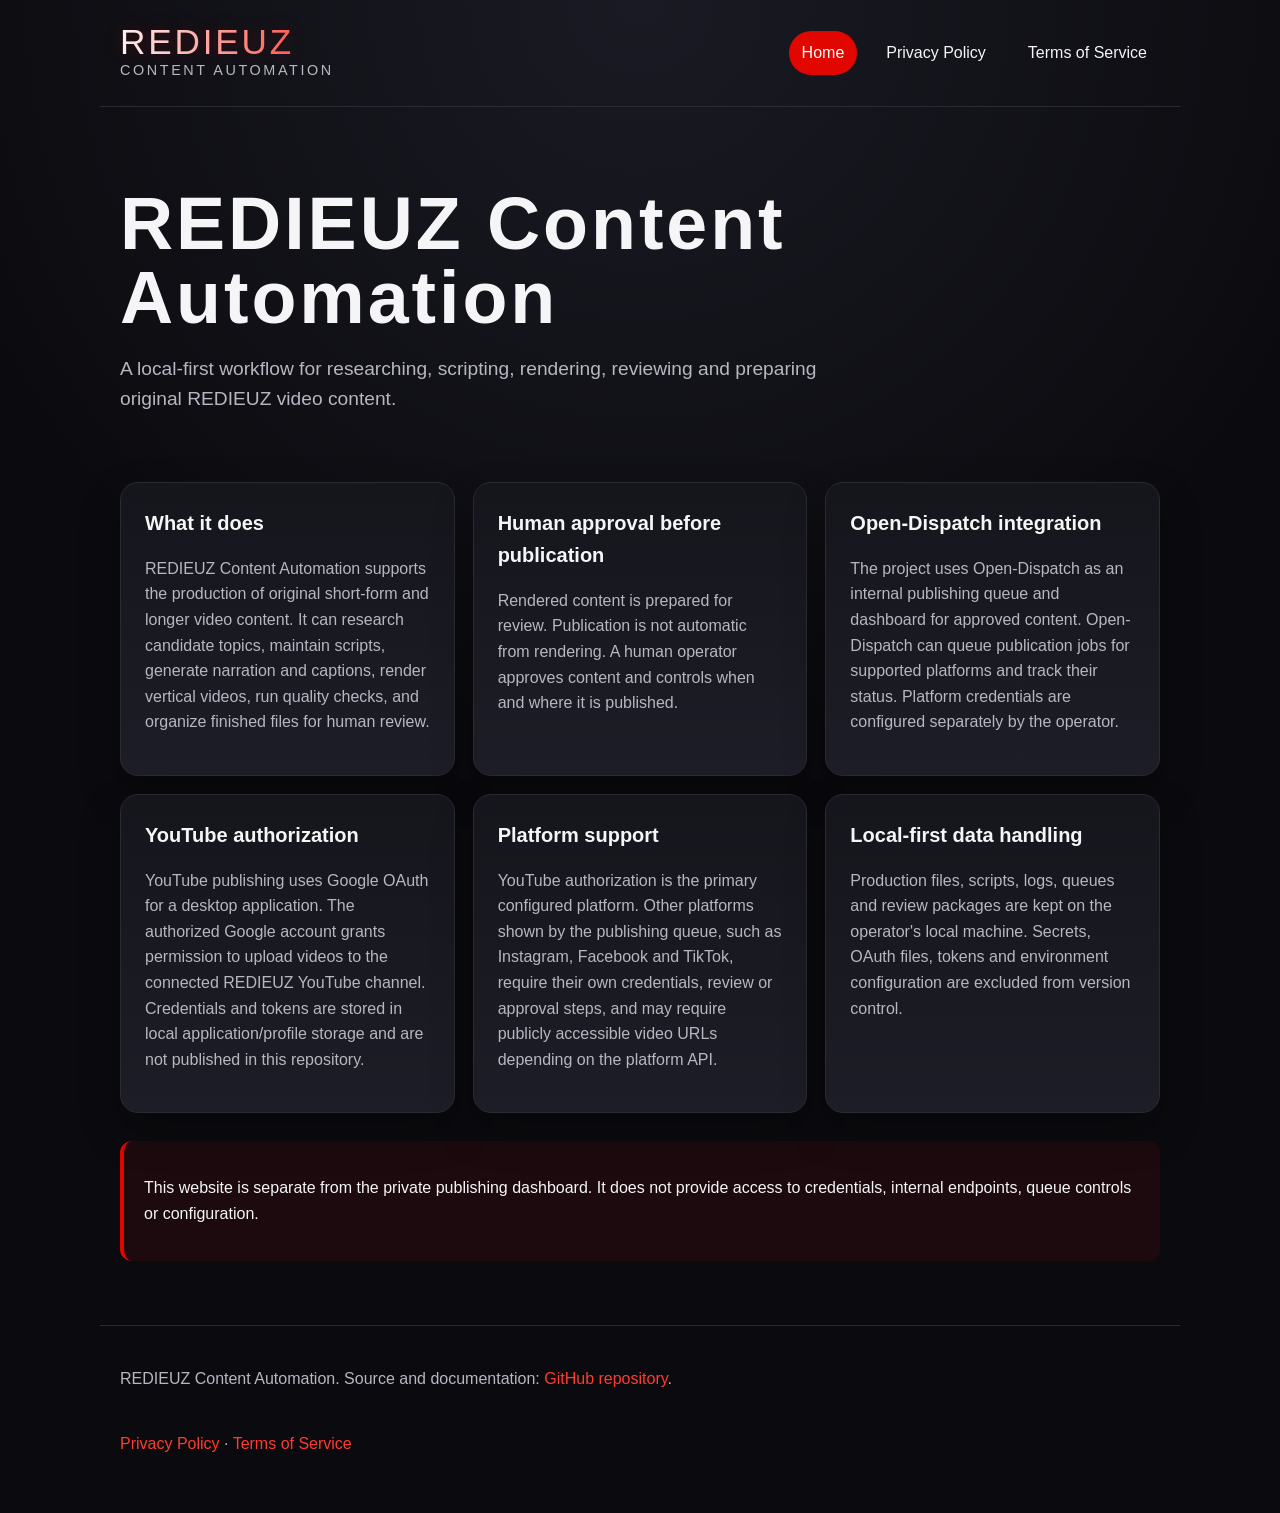
<file: docs/index.html>
<!DOCTYPE html>
<html lang="en">
<head>
  <meta charset="utf-8">
  <meta name="viewport" content="width=device-width, initial-scale=1">
  <title>REDIEUZ Content Automation</title>
  <meta name="description" content="REDIEUZ Content Automation is a local-first system for researching, scripting, rendering, reviewing and preparing original REDIEUZ video content.">
  <link rel="stylesheet" href="assets/style.css">
</head>
<body>
  <header class="site-header">
    <div class="brand">
      <span class="brand-mark">REDIEUZ</span>
      <span class="brand-subtitle">Content Automation</span>
    </div>
    <nav class="site-nav" aria-label="Primary">
      <a href="index.html" aria-current="page">Home</a>
      <a href="privacy.html">Privacy Policy</a>
      <a href="terms.html">Terms of Service</a>
    </nav>
  </header>

  <main>
    <section class="hero">
      <h1>REDIEUZ Content Automation</h1>
      <p class="lead">A local-first workflow for researching, scripting, rendering, reviewing and preparing original REDIEUZ video content.</p>
    </section>

    <section class="card-grid">
      <article class="card">
        <h2>What it does</h2>
        <p>REDIEUZ Content Automation supports the production of original short-form and longer video content. It can research candidate topics, maintain scripts, generate narration and captions, render vertical videos, run quality checks, and organize finished files for human review.</p>
      </article>

      <article class="card">
        <h2>Human approval before publication</h2>
        <p>Rendered content is prepared for review. Publication is not automatic from rendering. A human operator approves content and controls when and where it is published.</p>
      </article>

      <article class="card">
        <h2>Open-Dispatch integration</h2>
        <p>The project uses Open-Dispatch as an internal publishing queue and dashboard for approved content. Open-Dispatch can queue publication jobs for supported platforms and track their status. Platform credentials are configured separately by the operator.</p>
      </article>

      <article class="card">
        <h2>YouTube authorization</h2>
        <p>YouTube publishing uses Google OAuth for a desktop application. The authorized Google account grants permission to upload videos to the connected REDIEUZ YouTube channel. Credentials and tokens are stored in local application/profile storage and are not published in this repository.</p>
      </article>

      <article class="card">
        <h2>Platform support</h2>
        <p>YouTube authorization is the primary configured platform. Other platforms shown by the publishing queue, such as Instagram, Facebook and TikTok, require their own credentials, review or approval steps, and may require publicly accessible video URLs depending on the platform API.</p>
      </article>

      <article class="card">
        <h2>Local-first data handling</h2>
        <p>Production files, scripts, logs, queues and review packages are kept on the operator's local machine. Secrets, OAuth files, tokens and environment configuration are excluded from version control.</p>
      </article>
    </section>

    <section class="note">
      <p>This website is separate from the private publishing dashboard. It does not provide access to credentials, internal endpoints, queue controls or configuration.</p>
    </section>
  </main>

  <footer class="site-footer">
    <p>REDIEUZ Content Automation. Source and documentation: <a href="https://github.com/ueiider/REDIEU-Z-Content-Automation">GitHub repository</a>.</p>
    <p><a href="privacy.html">Privacy Policy</a> · <a href="terms.html">Terms of Service</a></p>
  </footer>
</body>
</html>
</file>
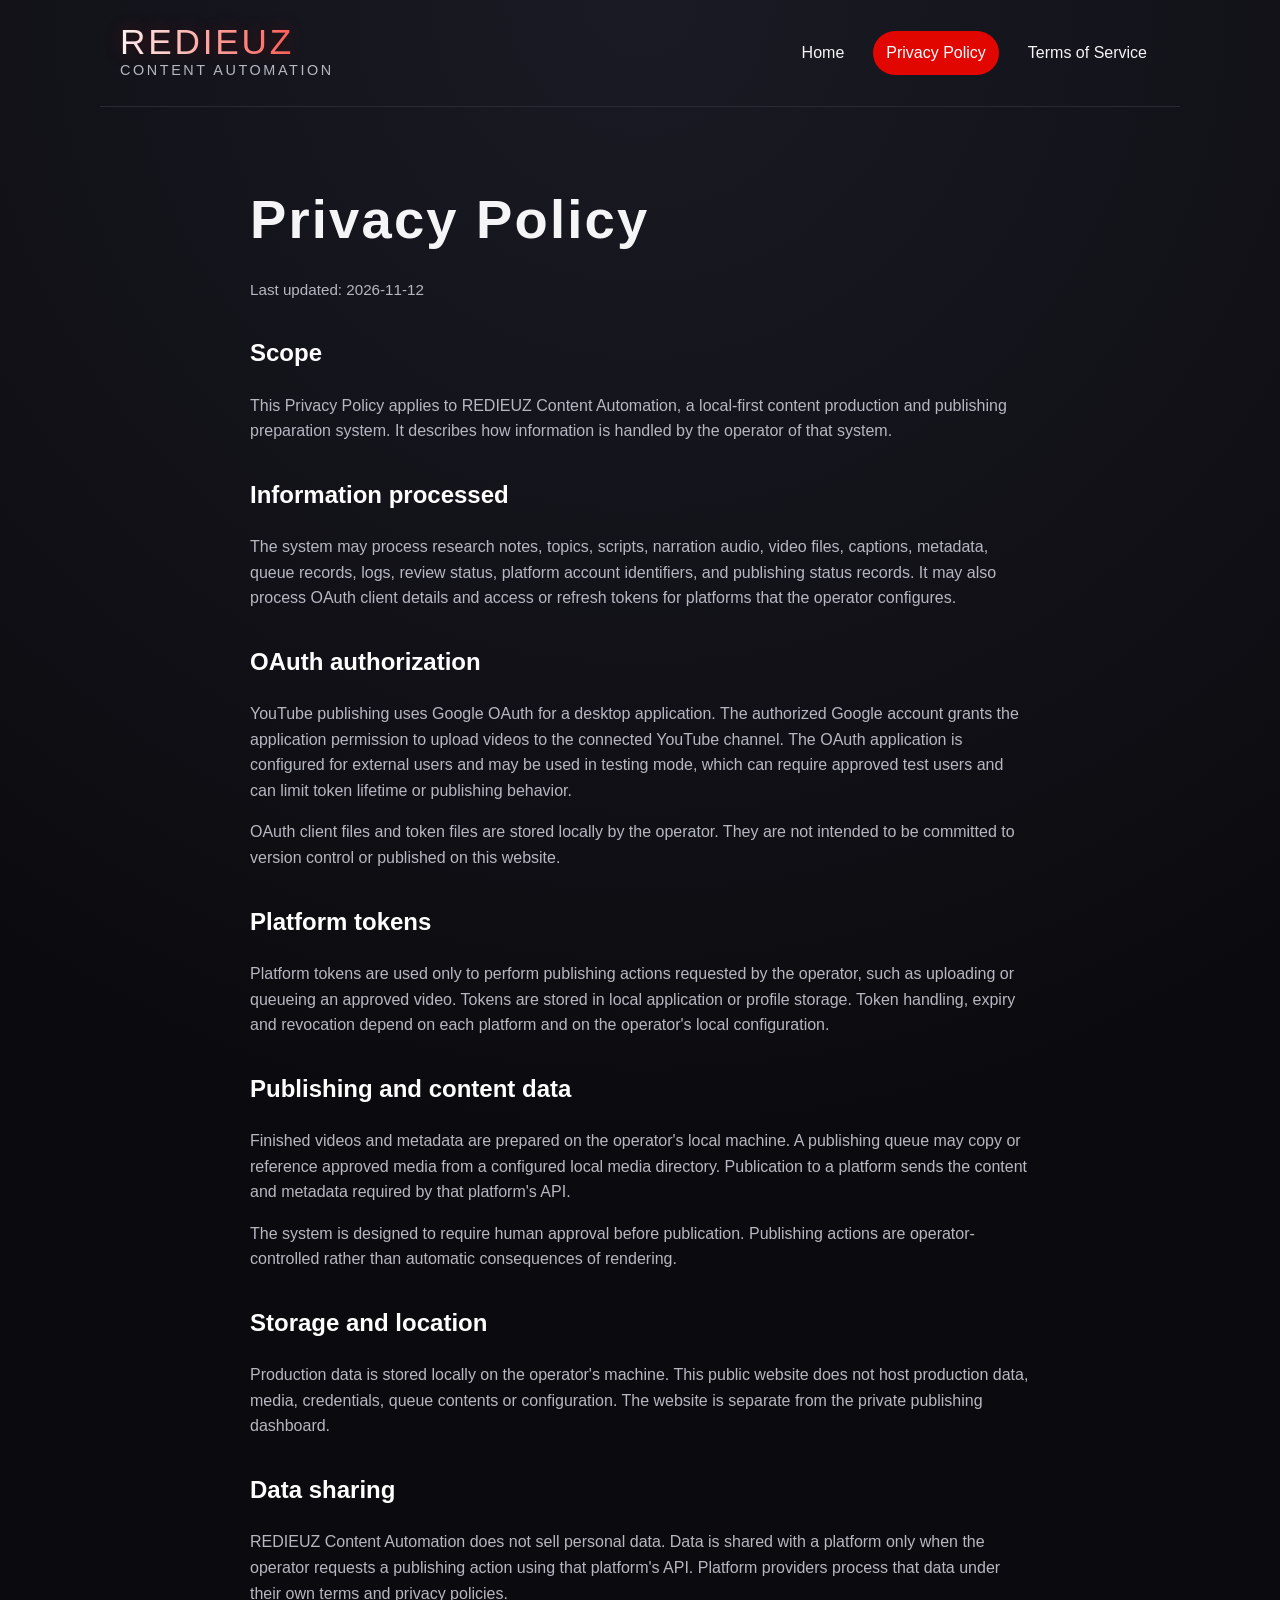
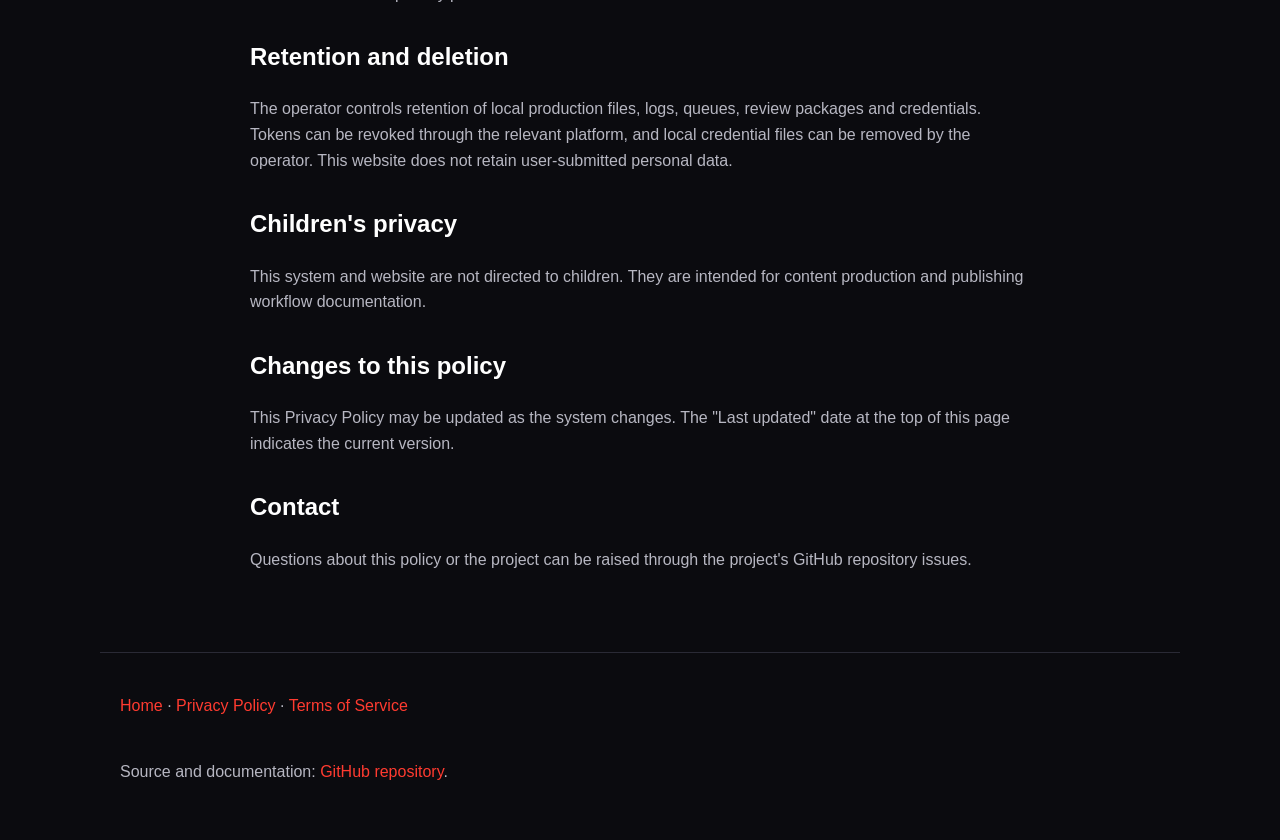
<file: docs/privacy.html>
<!DOCTYPE html>
<html lang="en">
<head>
  <meta charset="utf-8">
  <meta name="viewport" content="width=device-width, initial-scale=1">
  <title>Privacy Policy — REDIEUZ Content Automation</title>
  <meta name="description" content="Privacy Policy for REDIEUZ Content Automation.">
  <link rel="stylesheet" href="assets/style.css">
</head>
<body>
  <header class="site-header">
    <div class="brand">
      <span class="brand-mark">REDIEUZ</span>
      <span class="brand-subtitle">Content Automation</span>
    </div>
    <nav class="site-nav" aria-label="Primary">
      <a href="index.html">Home</a>
      <a href="privacy.html" aria-current="page">Privacy Policy</a>
      <a href="terms.html">Terms of Service</a>
    </nav>
  </header>

  <main class="prose">
    <h1>Privacy Policy</h1>
    <p class="meta">Last updated: 2026-11-12</p>

    <h2>Scope</h2>
    <p>This Privacy Policy applies to REDIEUZ Content Automation, a local-first content production and publishing preparation system. It describes how information is handled by the operator of that system.</p>

    <h2>Information processed</h2>
    <p>The system may process research notes, topics, scripts, narration audio, video files, captions, metadata, queue records, logs, review status, platform account identifiers, and publishing status records. It may also process OAuth client details and access or refresh tokens for platforms that the operator configures.</p>

    <h2>OAuth authorization</h2>
    <p>YouTube publishing uses Google OAuth for a desktop application. The authorized Google account grants the application permission to upload videos to the connected YouTube channel. The OAuth application is configured for external users and may be used in testing mode, which can require approved test users and can limit token lifetime or publishing behavior.</p>
    <p>OAuth client files and token files are stored locally by the operator. They are not intended to be committed to version control or published on this website.</p>

    <h2>Platform tokens</h2>
    <p>Platform tokens are used only to perform publishing actions requested by the operator, such as uploading or queueing an approved video. Tokens are stored in local application or profile storage. Token handling, expiry and revocation depend on each platform and on the operator's local configuration.</p>

    <h2>Publishing and content data</h2>
    <p>Finished videos and metadata are prepared on the operator's local machine. A publishing queue may copy or reference approved media from a configured local media directory. Publication to a platform sends the content and metadata required by that platform's API.</p>
    <p>The system is designed to require human approval before publication. Publishing actions are operator-controlled rather than automatic consequences of rendering.</p>

    <h2>Storage and location</h2>
    <p>Production data is stored locally on the operator's machine. This public website does not host production data, media, credentials, queue contents or configuration. The website is separate from the private publishing dashboard.</p>

    <h2>Data sharing</h2>
    <p>REDIEUZ Content Automation does not sell personal data. Data is shared with a platform only when the operator requests a publishing action using that platform's API. Platform providers process that data under their own terms and privacy policies.</p>

    <h2>Retention and deletion</h2>
    <p>The operator controls retention of local production files, logs, queues, review packages and credentials. Tokens can be revoked through the relevant platform, and local credential files can be removed by the operator. This website does not retain user-submitted personal data.</p>

    <h2>Children's privacy</h2>
    <p>This system and website are not directed to children. They are intended for content production and publishing workflow documentation.</p>

    <h2>Changes to this policy</h2>
    <p>This Privacy Policy may be updated as the system changes. The "Last updated" date at the top of this page indicates the current version.</p>

    <h2>Contact</h2>
    <p>Questions about this policy or the project can be raised through the project's GitHub repository issues.</p>
  </main>

  <footer class="site-footer">
    <p><a href="index.html">Home</a> · <a href="privacy.html">Privacy Policy</a> · <a href="terms.html">Terms of Service</a></p>
    <p>Source and documentation: <a href="https://github.com/ueiider/REDIEU-Z-Content-Automation">GitHub repository</a>.</p>
  </footer>
</body>
</html>
</file>
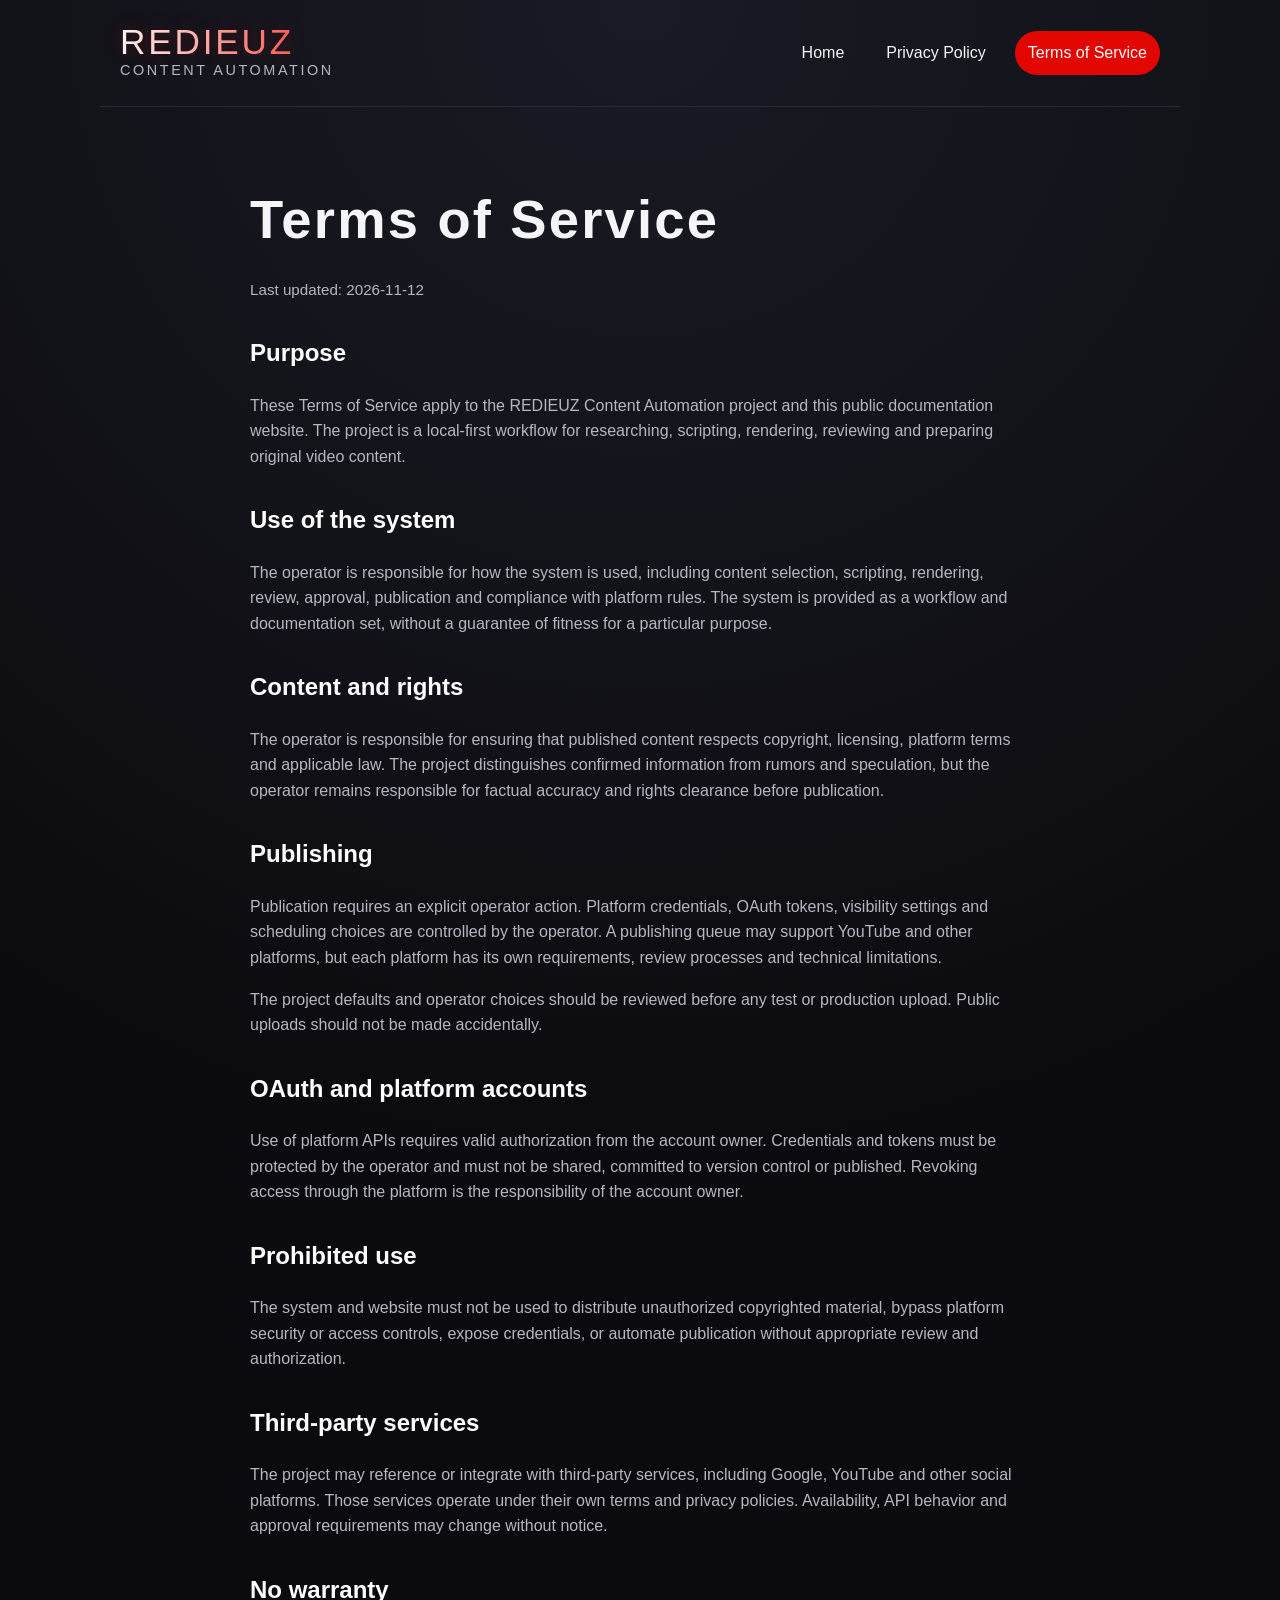
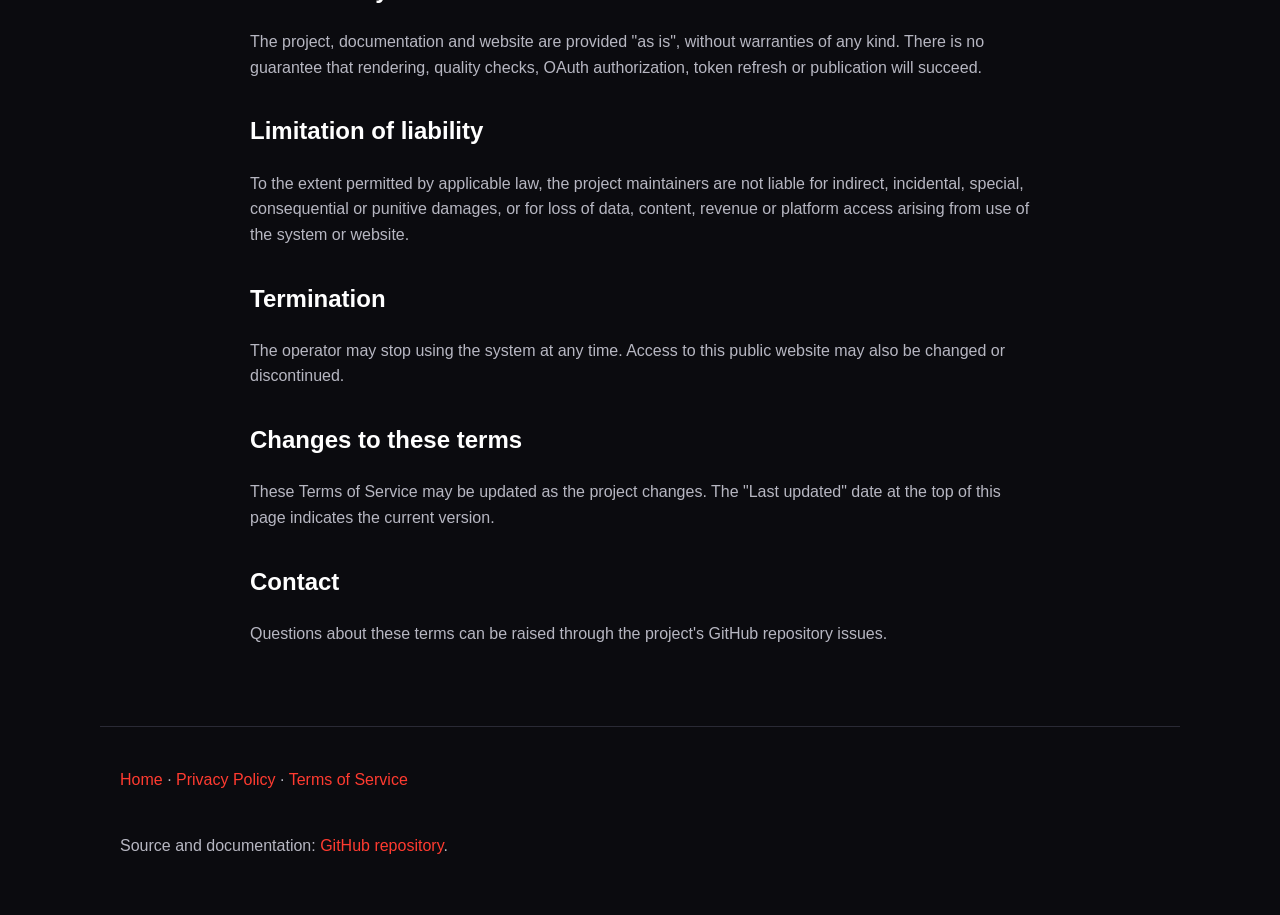
<file: docs/terms.html>
<!DOCTYPE html>
<html lang="en">
<head>
  <meta charset="utf-8">
  <meta name="viewport" content="width=device-width, initial-scale=1">
  <title>Terms of Service — REDIEUZ Content Automation</title>
  <meta name="description" content="Terms of Service for REDIEUZ Content Automation.">
  <link rel="stylesheet" href="assets/style.css">
</head>
<body>
  <header class="site-header">
    <div class="brand">
      <span class="brand-mark">REDIEUZ</span>
      <span class="brand-subtitle">Content Automation</span>
    </div>
    <nav class="site-nav" aria-label="Primary">
      <a href="index.html">Home</a>
      <a href="privacy.html">Privacy Policy</a>
      <a href="terms.html" aria-current="page">Terms of Service</a>
    </nav>
  </header>

  <main class="prose">
    <h1>Terms of Service</h1>
    <p class="meta">Last updated: 2026-11-12</p>

    <h2>Purpose</h2>
    <p>These Terms of Service apply to the REDIEUZ Content Automation project and this public documentation website. The project is a local-first workflow for researching, scripting, rendering, reviewing and preparing original video content.</p>

    <h2>Use of the system</h2>
    <p>The operator is responsible for how the system is used, including content selection, scripting, rendering, review, approval, publication and compliance with platform rules. The system is provided as a workflow and documentation set, without a guarantee of fitness for a particular purpose.</p>

    <h2>Content and rights</h2>
    <p>The operator is responsible for ensuring that published content respects copyright, licensing, platform terms and applicable law. The project distinguishes confirmed information from rumors and speculation, but the operator remains responsible for factual accuracy and rights clearance before publication.</p>

    <h2>Publishing</h2>
    <p>Publication requires an explicit operator action. Platform credentials, OAuth tokens, visibility settings and scheduling choices are controlled by the operator. A publishing queue may support YouTube and other platforms, but each platform has its own requirements, review processes and technical limitations.</p>
    <p>The project defaults and operator choices should be reviewed before any test or production upload. Public uploads should not be made accidentally.</p>

    <h2>OAuth and platform accounts</h2>
    <p>Use of platform APIs requires valid authorization from the account owner. Credentials and tokens must be protected by the operator and must not be shared, committed to version control or published. Revoking access through the platform is the responsibility of the account owner.</p>

    <h2>Prohibited use</h2>
    <p>The system and website must not be used to distribute unauthorized copyrighted material, bypass platform security or access controls, expose credentials, or automate publication without appropriate review and authorization.</p>

    <h2>Third-party services</h2>
    <p>The project may reference or integrate with third-party services, including Google, YouTube and other social platforms. Those services operate under their own terms and privacy policies. Availability, API behavior and approval requirements may change without notice.</p>

    <h2>No warranty</h2>
    <p>The project, documentation and website are provided "as is", without warranties of any kind. There is no guarantee that rendering, quality checks, OAuth authorization, token refresh or publication will succeed.</p>

    <h2>Limitation of liability</h2>
    <p>To the extent permitted by applicable law, the project maintainers are not liable for indirect, incidental, special, consequential or punitive damages, or for loss of data, content, revenue or platform access arising from use of the system or website.</p>

    <h2>Termination</h2>
    <p>The operator may stop using the system at any time. Access to this public website may also be changed or discontinued.</p>

    <h2>Changes to these terms</h2>
    <p>These Terms of Service may be updated as the project changes. The "Last updated" date at the top of this page indicates the current version.</p>

    <h2>Contact</h2>
    <p>Questions about these terms can be raised through the project's GitHub repository issues.</p>
  </main>

  <footer class="site-footer">
    <p><a href="index.html">Home</a> · <a href="privacy.html">Privacy Policy</a> · <a href="terms.html">Terms of Service</a></p>
    <p>Source and documentation: <a href="https://github.com/ueiider/REDIEU-Z-Content-Automation">GitHub repository</a>.</p>
  </footer>
</body>
</html>
</file>
<file: docs/assets/style.css>
:root {
  --bg: #0b0b0f;
  --panel: #15151c;
  --panel-2: #1d1d27;
  --text: #f5f5f7;
  --muted: #b7b7c2;
  --accent: #e10600;
  --accent-2: #ff3b30;
  --border: #2a2a35;
  --max: 1080px;
}

* { box-sizing: border-box; }

html { scroll-behavior: smooth; }

body {
  margin: 0;
  font-family: "Segoe UI", "Helvetica Neue", Arial, sans-serif;
  background: radial-gradient(circle at top, #1a1a24 0%, var(--bg) 45%);
  color: var(--text);
  line-height: 1.6;
}

a {
  color: var(--accent-2);
  text-decoration: none;
}

a:hover { text-decoration: underline; }

.site-header {
  max-width: var(--max);
  margin: 0 auto;
  padding: 24px 20px;
  display: flex;
  align-items: center;
  justify-content: space-between;
  gap: 16px;
  flex-wrap: wrap;
  border-bottom: 1px solid var(--border);
}

.brand { display: flex; flex-direction: column; }

.brand-mark {
  font-family: Impact, "Arial Narrow", sans-serif;
  font-size: 2.2rem;
  letter-spacing: 0.08em;
  line-height: 1;
  background: linear-gradient(90deg, #ffffff 0%, #ff3b30 100%);
  -webkit-background-clip: text;
  background-clip: text;
  color: transparent;
  text-shadow: 0 0 18px rgba(225, 6, 0, 0.25);
}

.brand-subtitle {
  color: var(--muted);
  font-size: 0.9rem;
  letter-spacing: 0.18em;
  text-transform: uppercase;
}

.site-nav {
  display: flex;
  gap: 16px;
  flex-wrap: wrap;
}

.site-nav a {
  color: var(--text);
  padding: 8px 12px;
  border-radius: 999px;
  border: 1px solid transparent;
}

.site-nav a:hover {
  border-color: var(--border);
  background: var(--panel);
  text-decoration: none;
}

.site-nav a[aria-current="page"] {
  background: var(--accent);
  color: #ffffff;
}

main {
  max-width: var(--max);
  margin: 0 auto;
  padding: 32px 20px 64px;
}

.hero {
  padding: 48px 0 24px;
}

.hero h1 {
  font-family: Impact, "Arial Narrow", sans-serif;
  font-size: clamp(2.4rem, 6vw, 4.6rem);
  line-height: 1;
  letter-spacing: 0.04em;
  margin: 0 0 16px;
}

.lead {
  font-size: 1.2rem;
  color: var(--muted);
  max-width: 760px;
}

.card-grid {
  display: grid;
  grid-template-columns: repeat(auto-fit, minmax(280px, 1fr));
  gap: 18px;
  margin-top: 24px;
}

.card {
  background: linear-gradient(180deg, var(--panel) 0%, var(--panel-2) 100%);
  border: 1px solid var(--border);
  border-radius: 18px;
  padding: 24px;
  box-shadow: 0 18px 40px rgba(0, 0, 0, 0.28);
}

.card h2 {
  margin-top: 0;
  font-size: 1.25rem;
}

.card p { color: var(--muted); }

.note {
  margin-top: 28px;
  padding: 18px 20px;
  border-left: 4px solid var(--accent);
  background: rgba(225, 6, 0, 0.08);
  border-radius: 12px;
  color: var(--text);
}

.prose {
  max-width: 820px;
}

.prose h1 {
  font-family: Impact, "Arial Narrow", sans-serif;
  letter-spacing: 0.04em;
  font-size: clamp(2rem, 5vw, 3.4rem);
  margin-bottom: 8px;
}

.prose h2 {
  margin-top: 32px;
  color: #ffffff;
}

.prose p, .prose li {
  color: var(--muted);
}

.meta {
  color: var(--muted);
  font-size: 0.95rem;
}

.site-footer {
  max-width: var(--max);
  margin: 0 auto;
  padding: 24px 20px 40px;
  border-top: 1px solid var(--border);
  color: var(--muted);
  display: flex;
  flex-direction: column;
  gap: 8px;
}

@media (max-width: 640px) {
  .site-header { padding: 18px 16px; }
  main { padding: 24px 16px 48px; }
}
</file>
